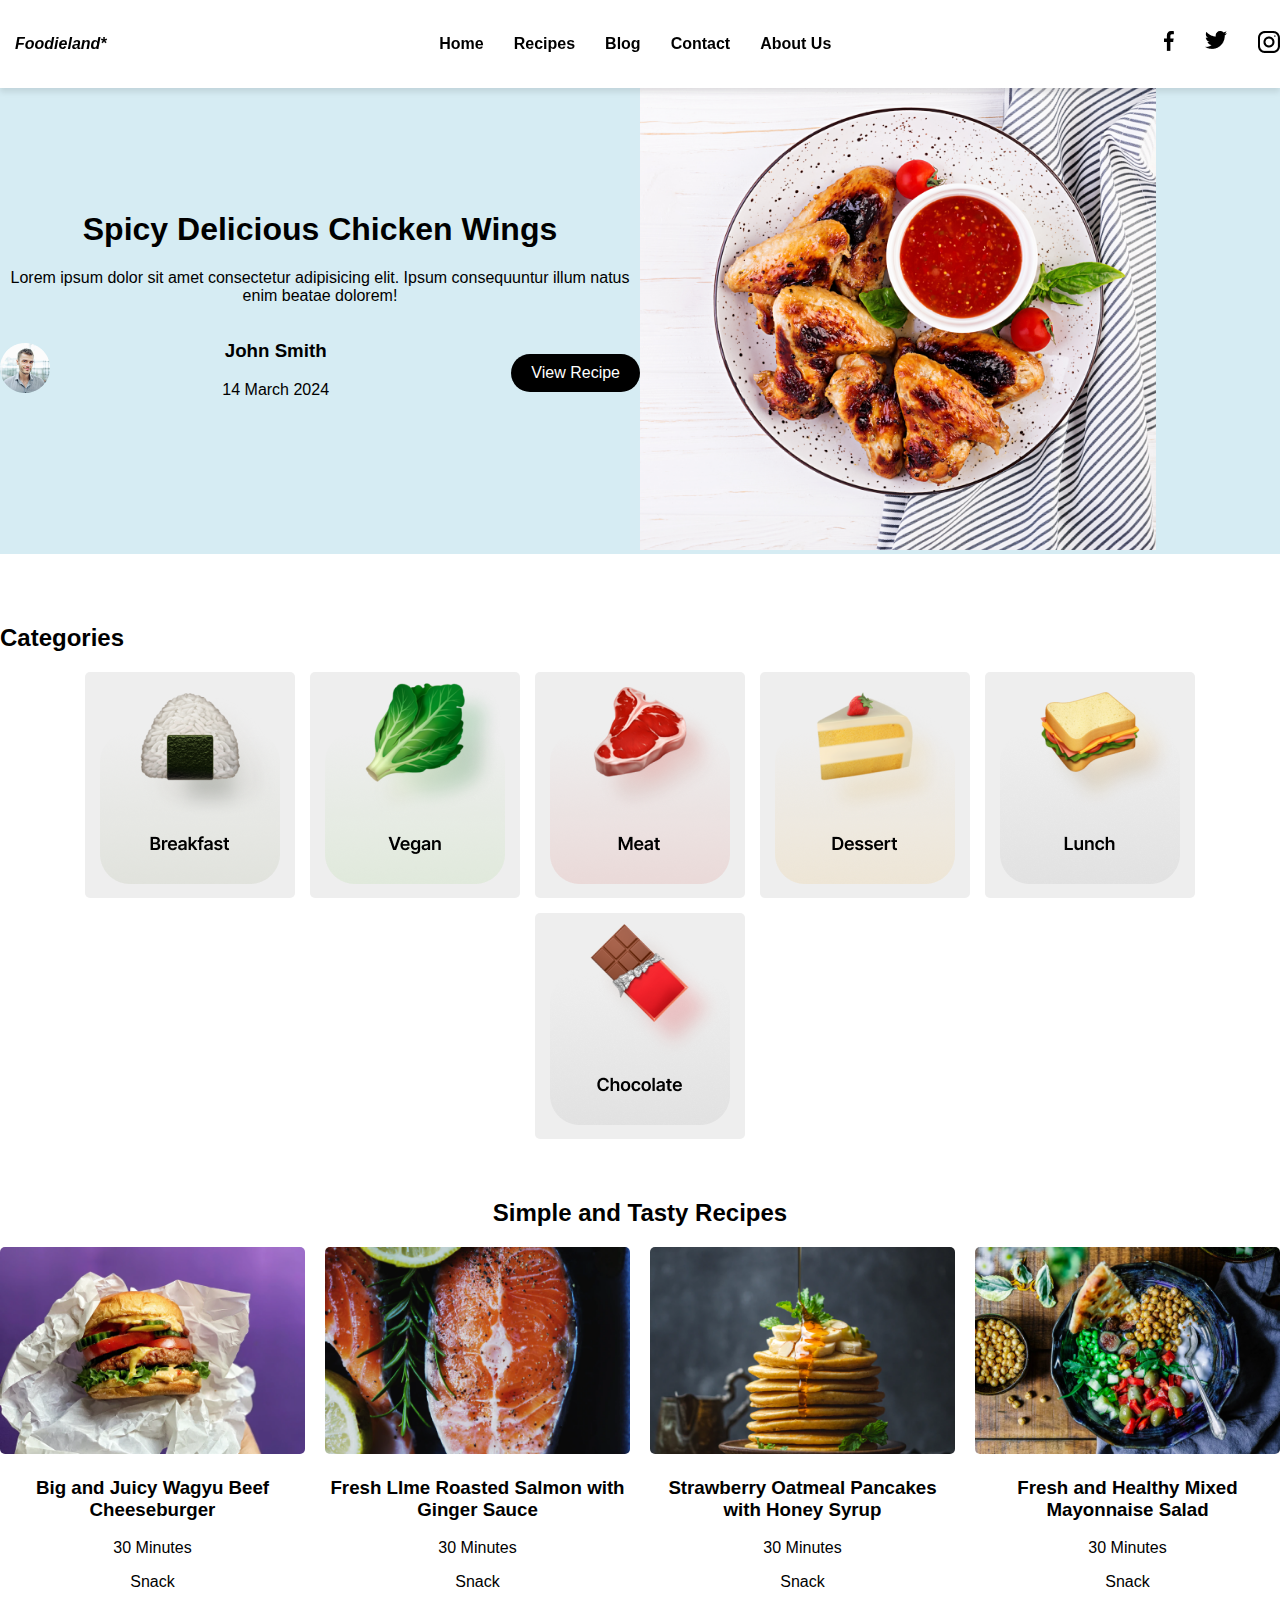
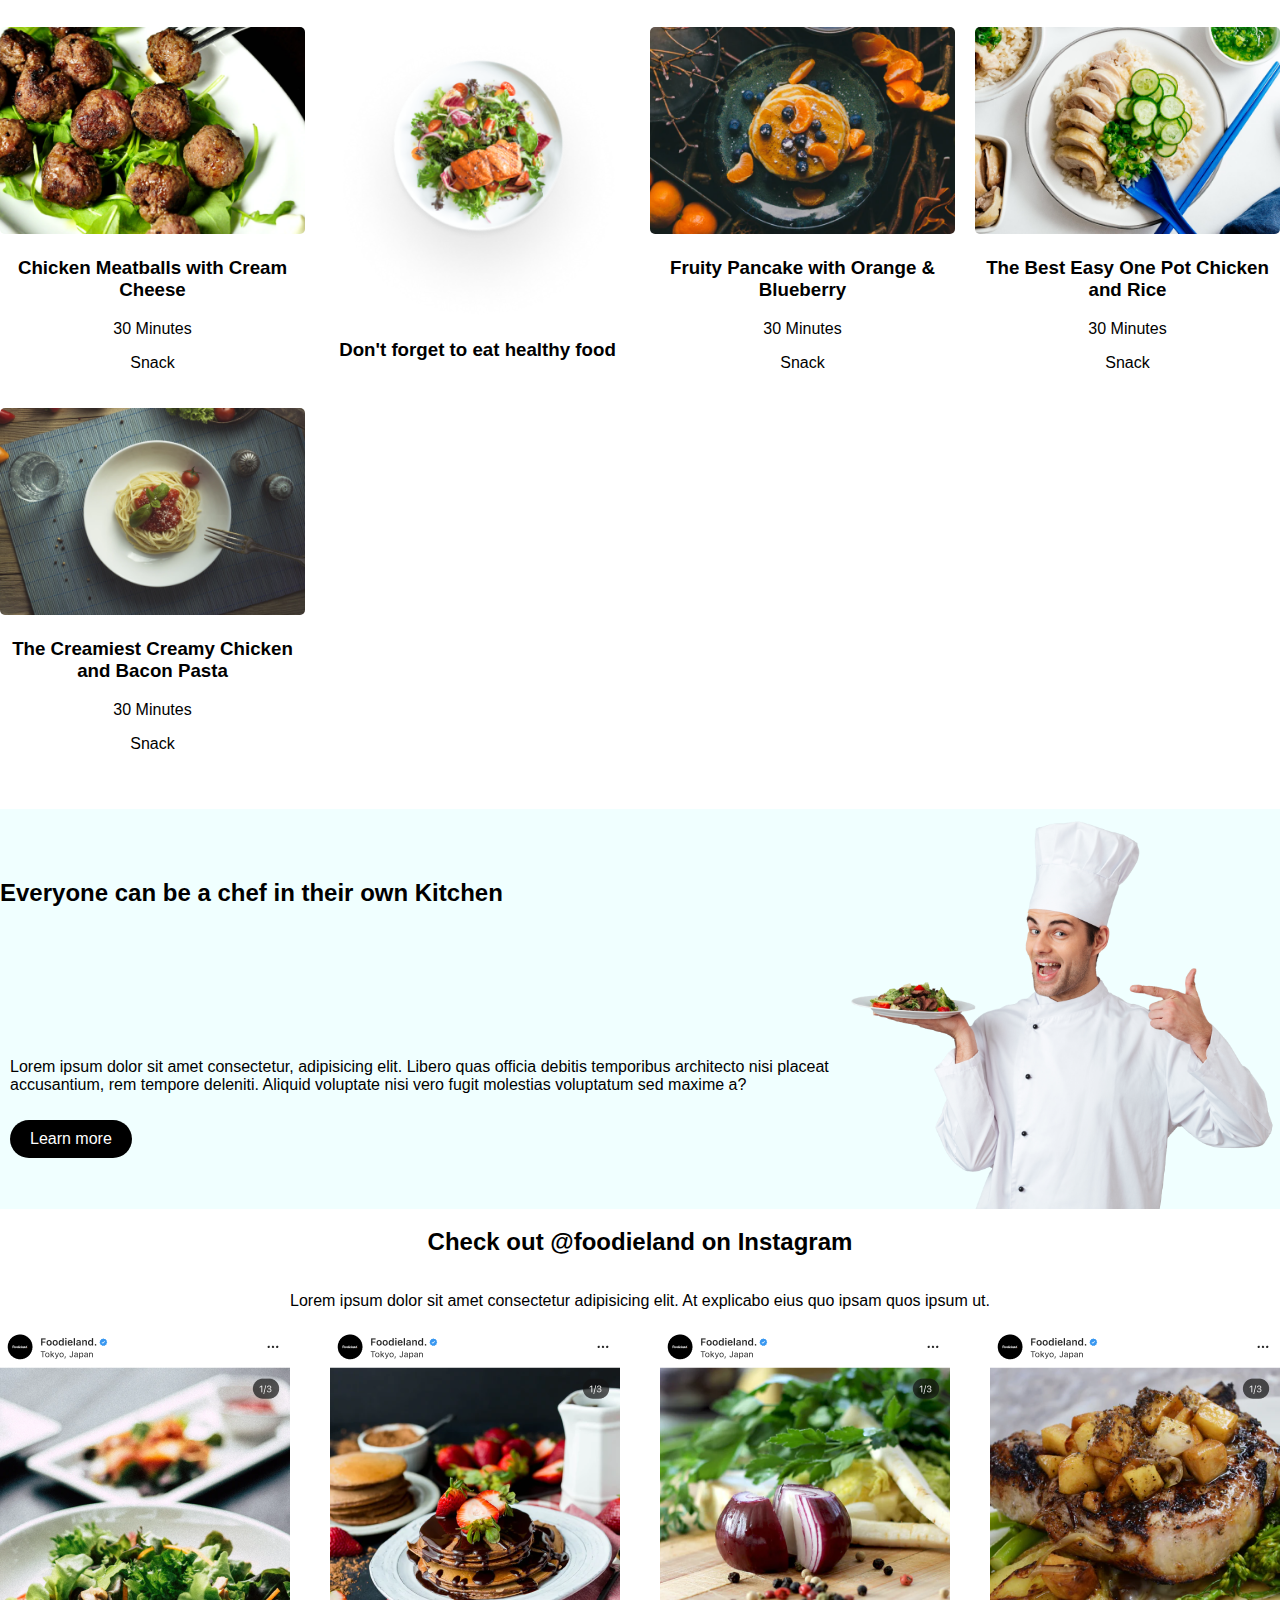
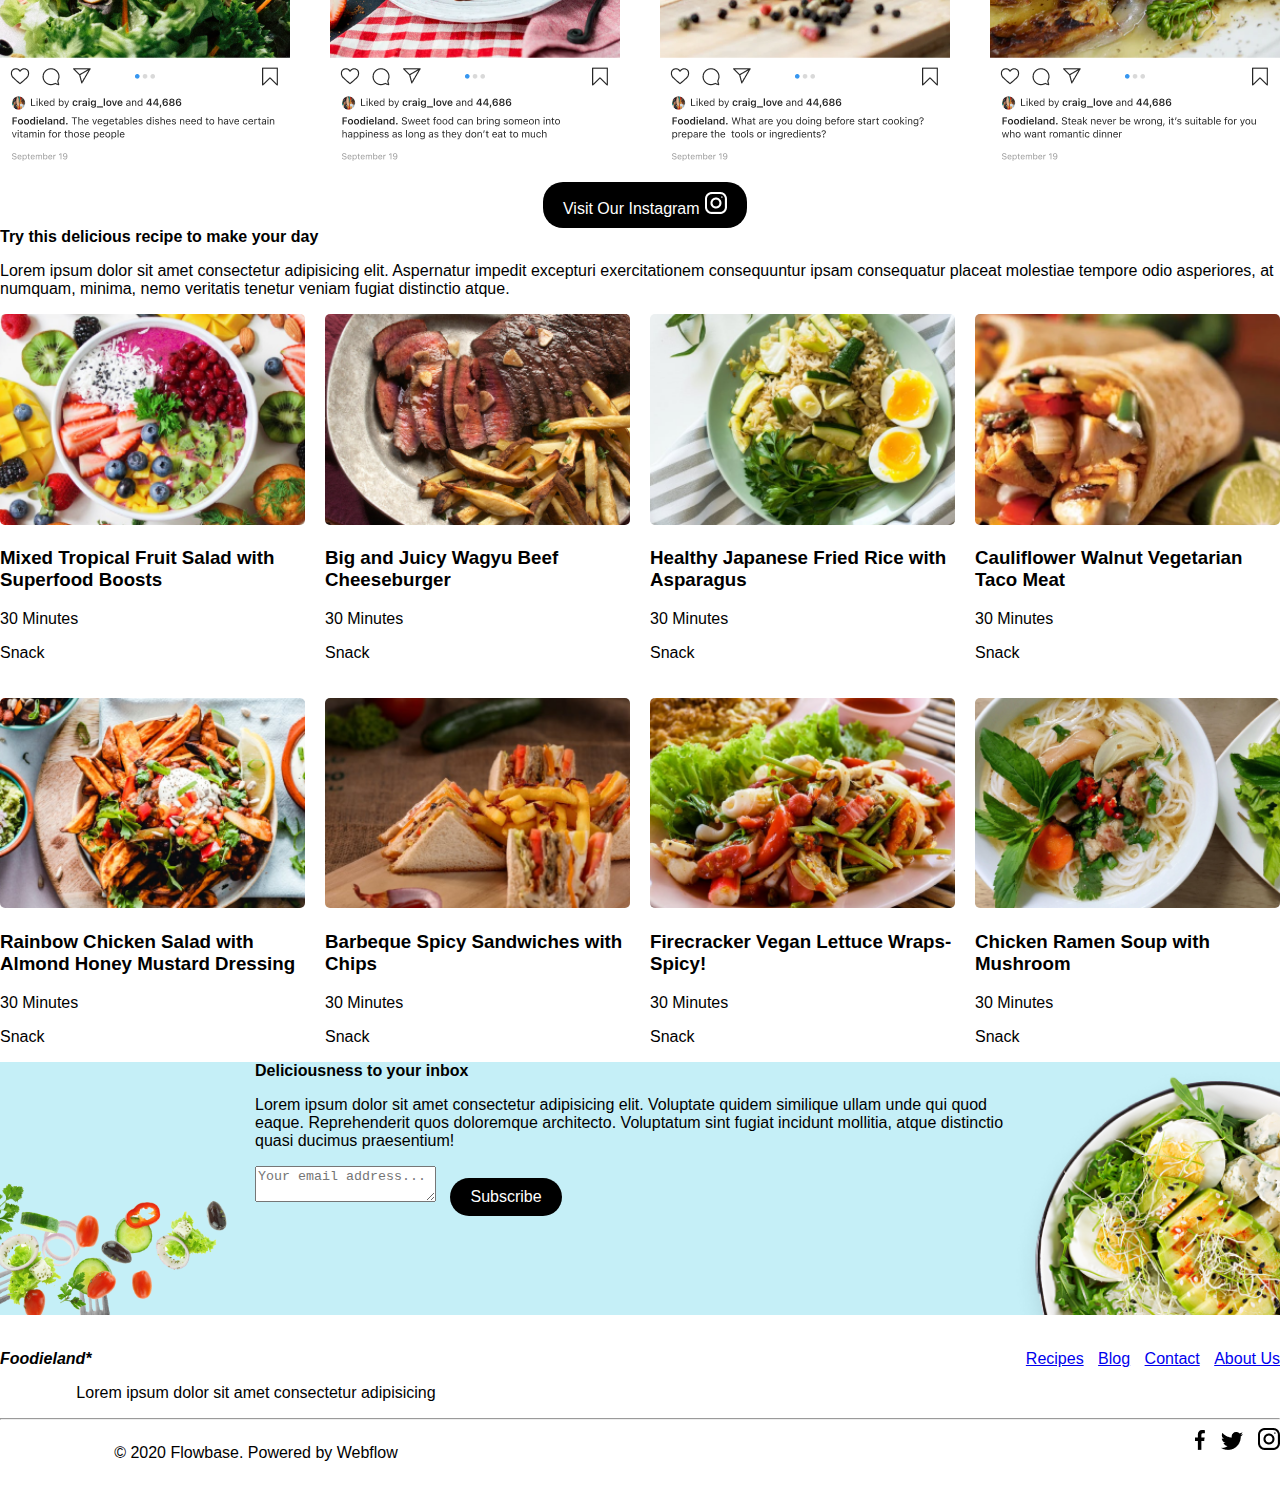
<file: index.html>
<!DOCTYPE html>
<html lang="en">
<head>
    <meta charset="UTF-8">
    <meta name="viewport" content="width=device-width, initial-scale=1.0">
    <title>Foodieland</title>
    <link rel="stylesheet" href="index.css">
    <link rel="icon" href="">
</head>

<body class="">
    <header class="navbar">
        <div class="container">
            <strong><i class="logo">Foodieland*</i></strong>
            <nav>
                <ul>
                    <li><a href="./index.html">Home</a></li>
                    <li><a href="./recipes.html">Recipes</a></li>
                    <li><a href="./blog.html">Blog</a></li>
                    <li><a href="./contact.html">Contact</a></li>
                    <li><a href="./AboutUs.html">About Us</a></li>
                </ul>
            </nav>
            <nav>
                <ul>
                    <li><a href="https://www.facebook.com/share/1Gm9qVQjTY/"><img src="./assets/001-facebook.png" alt=""></a></li>
                    <li><a href="https://x.com/foodielandnm?t=1z-6rIrCvRTVB6JVkjbg3Q&s=09"><img src="./assets/003-twitter.png" alt=""></a></li>
                    <li><a href="https://www.instagram.com/foodielandtexas?igsh=bHdpd213YzEwcmRq"><img src="./assets/004-instagram.png" alt=""></a></li>
                </ul>
            </nav>
        </div>
    </header>

    <section class="hero">
        <div class="container">
            <div class="hero-text">
                <h1>Spicy Delicious Chicken Wings</h1>
                <p>Lorem ipsum dolor sit amet consectetur adipisicing elit. Ipsum consequuntur illum natus enim beatae dolorem!</p>
                <div class="review">
                    <img src="./assets/John Smith.png" alt="image of John Smith">
                    <div>
                        <b><h3>John Smith</h3></b>
                        <p>14 March 2024</p>
                    </div>
                    <a href="" class="btn">View Recipe</a>
                </div>    
            </div>
            <div class="hero-image">
                <img src="./assets/baked-chicken-wings-asian-style-tomatoes-sauce-plate 1.png" alt="Chicken Wings">
            </div>
        </div>
    </section>

    <section class="Categories">
        <div class="container">
            <h2>Categories</h2>
        <div class="category-container">
            <div class="category-item"><img src="./assets/breakfast.png" alt=""></div>
            <div class="category-item"><img src="./assets/vegan.png" alt=""></div>
            <div class="category-item"><img src="./assets/meat.png" alt=""></div>
            <div class="category-item"><img src="./assets/dessert.png" alt=""></div>
            <div class="category-item"><img src="./assets/Lunch.png" alt=""></div>
            <div class="category-item"><img src="./assets/chocolate.png" alt=""></div>
        </div>
        </div>
    </section>

    <section class="recipes">
        <h2>Simple and Tasty Recipes</h2>
        <div class="recipe-grid">
            <div class="recipe-card">
                <img src="./assets/big and juicy.png" alt="">
                <h3>Big and Juicy Wagyu Beef Cheeseburger</h3>
                <div class="svg">
                    <div class="svg-con">
                        <p>30 Minutes</p>
                    </div>
                    <div class="svg-con">
                        <p>Snack</p>
                    </div>
                </div>
            </div>
            <div class="recipe-card">
                <img src="./assets/fresh lime.png" alt="">
                <h3>Fresh LIme Roasted Salmon with Ginger Sauce</h3>
                <div class="svg">
                    <div class="svg-con">
                        <p>30 Minutes</p>
                    </div>
                    <div class="svg-con">
                        <p>Snack</p>
                    </div>
                </div>
            </div>
            <div class="recipe-card">
                <img src="./assets/strawberry oat meal.png" alt="">
                <h3>Strawberry Oatmeal Pancakes with Honey Syrup</h3>
                <div class="svg">
                    <div class="svg-con">
                        <p>30 Minutes</p>
                    </div>
                    <div class="svg-con">
                        <p>Snack</p>
                    </div>
                </div>
            </div>
            <div class="recipe-card">
                <img src="./assets/fresh and healthy mixed.png" alt="">
                <h3>Fresh and Healthy Mixed Mayonnaise Salad</h3>
                <div class="svg">
                    <div class="svg-con">
                        <p>30 Minutes</p>
                    </div>
                    <div class="svg-con">
                        <p>Snack</p>
                    </div>
                </div>
            </div>
            <div class="recipe-card">
                <img src="./assets/chicken meatballs.png" alt="">
                <h3>Chicken Meatballs with Cream Cheese</h3>
                <div class="svg">
                    <div class="svg-con">
                        <p>30 Minutes</p>
                    </div>
                    <div class="svg-con">
                        <p>Snack</p>
                    </div>
                </div>
            </div>
            <div class="recipe-card">
                <img src="./assets/Don't forget to eat.png" alt="">
                <h3>Don't forget to eat healthy food</h3>
            </div>
            <div class="recipe-card">
                <img src="./assets/fruity pancake.png" alt="">
                <h3>Fruity Pancake with Orange & Blueberry</h3>
                <div class="svg">
                    <div class="svg-con">
                        <p>30 Minutes</p>
                    </div>
                    <div class="svg-con">
                        <p>Snack</p>
                    </div>
                </div>
            </div>
            <div class="recipe-card">
                <img src="./assets/the best easy one pot.png" alt="">
                <h3>The Best Easy One Pot Chicken and Rice</h3>
                <div class="svg">
                    <div class="svg-con">
                        <p>30 Minutes</p>
                    </div>
                    <div class="svg-con">
                        <p>Snack</p>
                    </div>
                </div>
            </div>
            <div class="recipe-card">
                <img src="./assets/the creamiest.png" alt="">
                <h3>The Creamiest Creamy Chicken and Bacon Pasta</h3>
                <div class="svg">
                    <div class="svg-con">
                        <p>30 Minutes</p>
                    </div>
                    <div class="svg-con">
                        <p>Snack</p>
                    </div>
                </div>
            </div>
        </div>
    </section>

    <section class="learn-more">
        <div class="learn-text">
            <h2>Everyone can be a chef in their own Kitchen</h2>
            <p>Lorem ipsum dolor sit amet consectetur, adipisicing elit. Libero quas officia debitis temporibus architecto nisi placeat accusantium, rem tempore deleniti. Aliquid voluptate nisi vero fugit molestias voluptatum sed maxime a?</p>
            <a href="" class="btn">Learn more</a>
        </div>
        <div>
            <img src="./assets/portrait-happy-male-chef-dressed-uniform 1.png" alt="">
        </div>
    </section>

    <section class="instagram">
        <div class="instagram-container">
            <div class="instagram-text">
                <h2>Check out @foodieland on Instagram</h2>
                <p>Lorem ipsum dolor sit amet consectetur adipisicing elit. At explicabo eius quo ipsam quos ipsum ut. </p>
            </div>
            <div class="instagram-posts">
                <img src="./assets/Post 1.png" alt="">
                <img src="./assets/Post 2.png" alt="">
                <img src="./assets/Post 3.png" alt="">
                <img src="./assets/Post 4.png" alt="">
            </div>
            <div class="instagram-button">
                <a href="https://www.instagram.com/foodielandtexas?igsh=bHdpd213YzEwcmRq" class="btn">Visit Our Instagram <img src="./assets/IG.png" alt=""></a>
            </div>
        </div>
    </section>

    <section class="recipe">
            <b>Try this delicious recipe to make your day</b>
            <p>Lorem ipsum dolor sit amet consectetur adipisicing elit. Aspernatur impedit excepturi exercitationem consequuntur ipsam consequatur placeat molestiae tempore odio asperiores, at numquam, minima, nemo veritatis tenetur veniam fugiat distinctio atque.</p>
        <div class="recipe-grid">
            <div class="recipe-grid">
                <div class="recipe-card">
                    <img src="./assets/mixed tropical fruit.png" alt="">
                    <h3>Mixed Tropical Fruit Salad with Superfood Boosts</h3>
                    <div class="svg">
                        <div class="svg-con">
                            <p>30 Minutes</p>
                        </div>
                        <div class="svg-con">
                            <p>Snack</p>
                        </div>
                    </div>
                </div>
                <div class="recipe-card">
                    <img src="./assets/beef cheeseburger.png" alt="">
                    <h3>Big and Juicy Wagyu Beef Cheeseburger</h3>
                    <div class="svg">
                        <div class="svg-con">
                            <p>30 Minutes</p>
                        </div>
                        <div class="svg-con">
                            <p>Snack</p>
                        </div>
                    </div>
                </div>
                <div class="recipe-card">
                    <img src="./assets/healthy japanese.png" alt="">
                    <h3>Healthy Japanese Fried Rice with Asparagus</h3>
                    <div class="svg">
                        <div class="svg-con">
                            <p>30 Minutes</p>
                        </div>
                        <div class="svg-con">
                            <p>Snack</p>
                        </div>
                    </div>
                </div>
                <div class="recipe-card">
                    <img src="./assets/cauli flower.png" alt="">
                    <h3>Cauliflower Walnut Vegetarian Taco Meat</h3>
                    <div class="svg">
                        <div class="svg-con">
                            <p>30 Minutes</p>
                        </div>
                        <div class="svg-con">
                            <p>Snack</p>
                        </div>
                    </div>
                </div>
                <div class="recipe-card">
                    <img src="./assets/rainbow chicken salad.png" alt="">
                    <h3>Rainbow Chicken Salad with Almond Honey Mustard Dressing</h3>
                    <div class="svg">
                        <div class="svg-con">
                            <p>30 Minutes</p>
                        </div>
                        <div class="svg-con">
                            <p>Snack</p>
                        </div>
                    </div>
                </div>
                <div class="recipe-card">
                    <img src="./assets/barbeque spicy sandwich.png" alt="">
                    <h3>Barbeque Spicy Sandwiches with Chips</h3>
                    <div class="svg">
                        <div class="svg-con">
                            <p>30 Minutes</p>
                        </div>
                        <div class="svg-con">
                            <p>Snack</p>
                        </div>
                    </div>
                </div>
                <div class="recipe-card">
                    <img src="./assets/firecracker vegan.png" alt="">
                    <h3>Firecracker Vegan Lettuce Wraps-Spicy!</h3>
                    <div class="svg">
                        <div class="svg-con">
                            <p>30 Minutes</p>
                        </div>
                        <div class="svg-con">
                            <p>Snack</p>
                        </div>
                    </div>
                </div>
                <div class="recipe-card">
                    <img src="./assets/chicken ramen.png" alt="">
                    <h3>Chicken Ramen Soup with Mushroom</h3>
                    <div class="svg">
                        <div class="svg-con">
                            <p>30 Minutes</p>
                        </div>
                        <div class="svg-con">
                            <p>Snack</p>
                        </div>
                    </div>
                </div>
            </div>
        </div> 
    </section>

    <section class="subscribe">
        <div class="subscribe-card">
            <img src="./assets/kisspng-salad-salad-fresh-food-healthylife-vegetables-vegetarian-5d42e3a7cb8543 1.png" alt="">
            <div>
                <b>Deliciousness to your inbox</b>
                <p>Lorem ipsum dolor sit amet consectetur adipisicing elit. Voluptate quidem similique ullam unde qui quod eaque. Reprehenderit quos doloremque architecto. Voluptatum sint fugiat incidunt mollitia, atque distinctio quasi ducimus praesentium!</p>
                <textarea name="" id="email" placeholder="Your email address..."></textarea>
                <a href="" class="btn">Subscribe</a>
            </div>
            <img src="./assets/Photo-plate.png" alt="">
        </div>
    </section>
    <footer class="footer">
        <nav class="nav-footer">
            <div class="nav-footer-text">
                <strong><i>Foodieland*</i></strong>
                
            </div>
            <div class="nav-footer-links">
                <a href="./recipes.html">Recipes</a>
                <a href="./blog.html">Blog</a>
                <a href="./contact.html">Contact</a>
                <a href="./AboutUs.html">About Us</a>
            </div>
        </nav>
        <p>Lorem ipsum dolor sit amet consectetur adipisicing</p>
        <hr>
        <div class="footer-container">
            <p>© 2020 Flowbase. Powered by Webflow</p>
            <div>
                <a href="https://www.facebook.com/share/1Gm9qVQjTY/"><img src="./assets/001-facebook.png" alt=""></a>
                <a href="https://x.com/foodielandnm?t=1z-6rIrCvRTVB6JVkjbg3Q&s=09"><img src="./assets/003-twitter.png" alt=""></a>
                <a href="https://www.instagram.com/foodielandtexas?igsh=bHdpd213YzEwcmRq"><img src="./assets/004-instagram.png" alt=""></a>
            </div>
        </div>
    </footer>
</body>
</html>
</file>
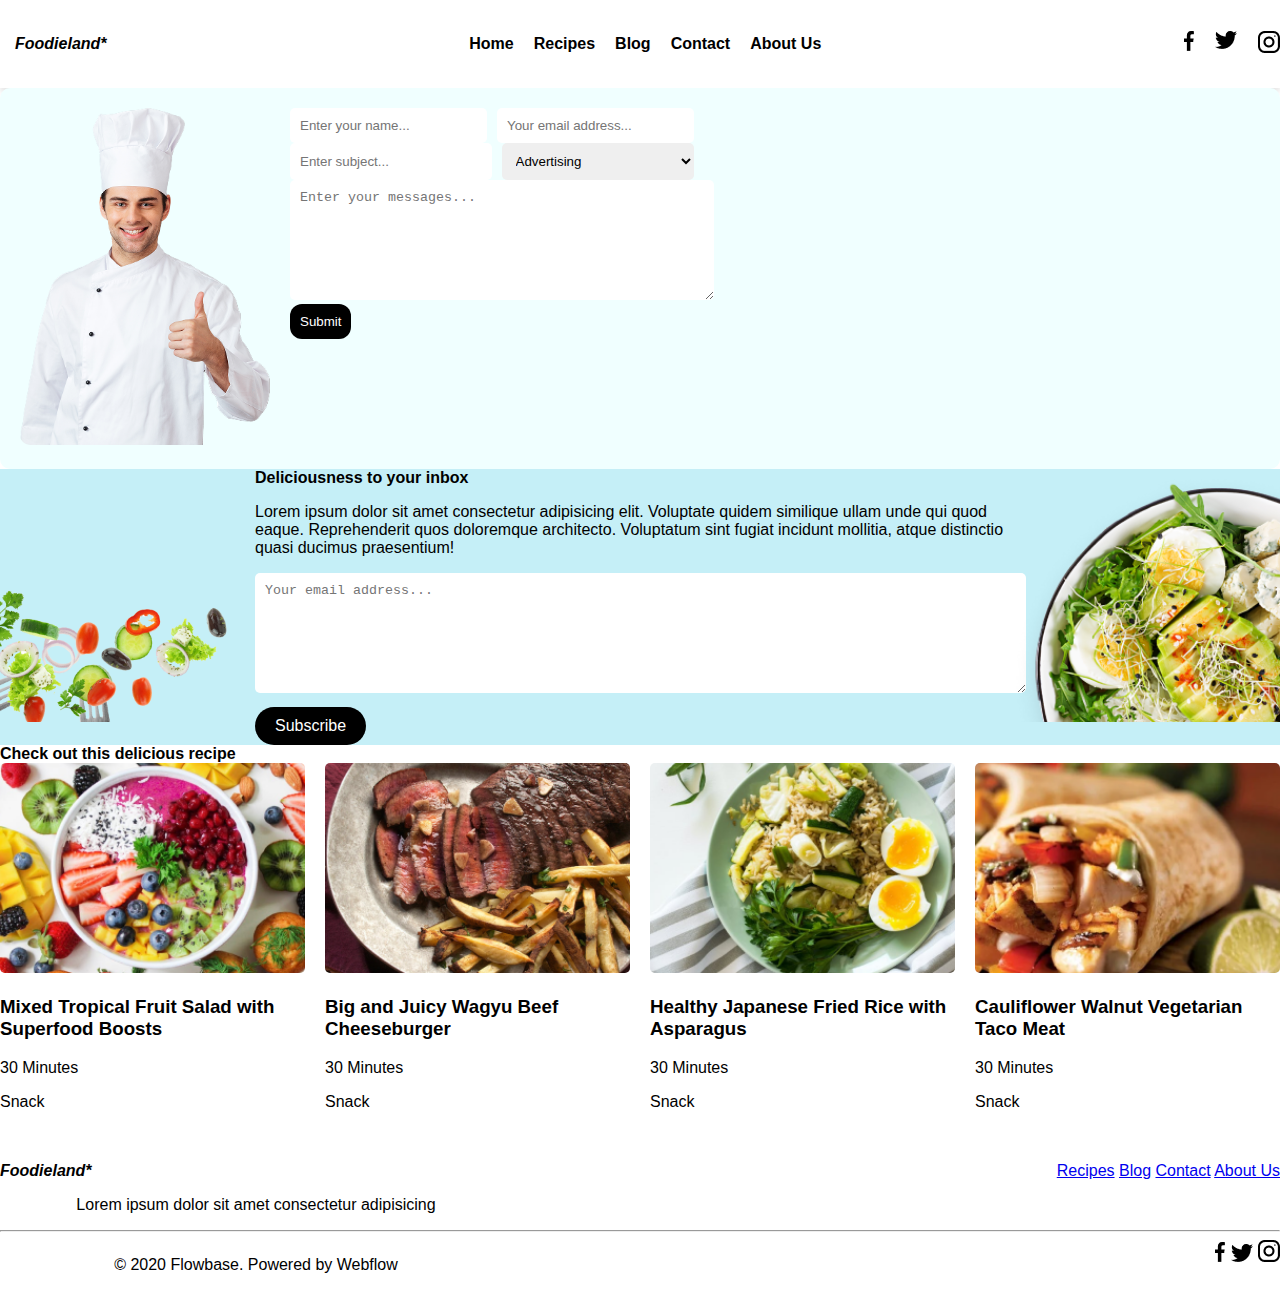
<file: contact.html>
<!DOCTYPE html>
<html lang="en">
<head>
    <meta charset="UTF-8">
    <meta name="viewport" content="width=device-width, initial-scale=1.0">
    <title>Contact</title>
    <link rel="stylesheet" href="contact.css">
    <link rel="icon" href="">
</head>
<body>
    <header class="navbar">
        <div class="container">
            <strong><i class="logo">Foodieland*</i></strong>
            <nav>
                <ul>
                    <li><a href="./index.html">Home</a></li>
                    <li><a href="./recipes.html">Recipes</a></li>
                    <li><a href="./blog.html">Blog</a></li>
                    <li><a href="./contact.html">Contact</a></li>
                    <li><a href="./AboutUs.html">About Us</a></li>
                </ul>
            </nav>
            <nav>
                <ul>
                    <li><a href="https://www.facebook.com/share/1Gm9qVQjTY/"><img src="./assets/001-facebook.png" alt=""></a></li>
                    <li><a href="https://x.com/foodielandnm?t=1z-6rIrCvRTVB6JVkjbg3Q&s=09"><img src="./assets/003-twitter.png" alt=""></a></li>
                    <li><a href="https://www.instagram.com/foodielandtexas?igsh=bHdpd213YzEwcmRq"><img src="./assets/004-instagram.png" alt=""></a></li>
                </ul>
            </nav>
        </div>
    </header>

    <div class="contact-container">
        <div class="image-section">
            <img src="./assets/contact chef.png" alt="Chef Image">
        </div>
        <div class="form-section">
            <form>
                <div class="input-group">
                    <input type="text" placeholder="Enter your name..." required>
                    <input type="email" placeholder="Your email address..." required>
                </div>
                <div class="input-group">
                    <input type="text" placeholder="Enter subject..." required>
                    <select>
                        <option>Advertising</option>
                        <option>Partnership</option>
                        <option>Support</option>
                    </select>
                </div>
                <textarea placeholder="Enter your messages..." required></textarea>
                <button type="submit">Submit</button>
            </form>
        </div>
    </div>

    <section class="subscribe">
        <div class="subscribe-card">
            <img src="./assets/kisspng-salad-salad-fresh-food-healthylife-vegetables-vegetarian-5d42e3a7cb8543 1.png" alt="">
            <div>
                <b>Deliciousness to your inbox</b>
                <p>Lorem ipsum dolor sit amet consectetur adipisicing elit. Voluptate quidem similique ullam unde qui quod eaque. Reprehenderit quos doloremque architecto. Voluptatum sint fugiat incidunt mollitia, atque distinctio quasi ducimus praesentium!</p>
                <textarea name="" id="email" placeholder="Your email address..."></textarea>
                <a href="" class="btn">Subscribe</a>
            </div>
            <img src="./assets/Photo-plate.png" alt="">
        </div>
    </section>

    <section class="recipe">
        <b>Check out this delicious recipe</b>
        <div class="recipe-grid">
            <div class="recipe-grid">
                <div class="recipe-card">
                    <img src="./assets/mixed tropical fruit.png" alt="">
                    <h3>Mixed Tropical Fruit Salad with Superfood Boosts</h3>
                    <div class="svg">
                        <div class="svg-con">
                            <p>30 Minutes</p>
                        </div>
                        <div class="svg-con">
                            <p>Snack</p>
                        </div>
                    </div>
                </div>
                <div class="recipe-card">
                    <img src="./assets/beef cheeseburger.png" alt="">
                    <h3>Big and Juicy Wagyu Beef Cheeseburger</h3>
                    <div class="svg">
                        <div class="svg-con">
                            <p>30 Minutes</p>
                        </div>
                        <div class="svg-con">
                            <p>Snack</p>
                        </div>
                    </div>
                </div>
                <div class="recipe-card">
                    <img src="./assets/healthy japanese.png" alt="">
                    <h3>Healthy Japanese Fried Rice with Asparagus</h3>
                    <div class="svg">
                        <div class="svg-con">
                            <p>30 Minutes</p>
                        </div>
                        <div class="svg-con">
                            <p>Snack</p>
                        </div>
                    </div>
                </div>
                <div class="recipe-card">
                    <img src="./assets/cauli flower.png" alt="">
                    <h3>Cauliflower Walnut Vegetarian Taco Meat</h3>
                    <div class="svg">
                        <div class="svg-con">
                            <p>30 Minutes</p>
                        </div>
                        <div class="svg-con">
                            <p>Snack</p>
                        </div>
                    </div>
                </div>
            </div>
        </div>    
    </section>


    <footer class="footer">
        <nav class="nav-footer">
            <div class="nav-footer-text">
                <strong><i>Foodieland*</i></strong>
                
            </div>
            <div class="nav-footer-links">
                <a href="./recipes.html">Recipes</a>
                <a href="./blog.html">Blog</a>
                <a href="./contact.html">Contact</a>
                <a href="./AboutUs.html">About Us</a>
            </div>
        </nav>
        <p>Lorem ipsum dolor sit amet consectetur adipisicing</p>
        <hr>
        <div class="footer-container">
            <p>© 2020 Flowbase. Powered by Webflow</p>
            <div>
                <a href="https://www.facebook.com/share/1Gm9qVQjTY/"><img src="./assets/001-facebook.png" alt=""></a>
                <a href="https://x.com/foodielandnm?t=1z-6rIrCvRTVB6JVkjbg3Q&s=09"><img src="./assets/003-twitter.png" alt=""></a>
                <a href="https://www.instagram.com/foodielandtexas?igsh=bHdpd213YzEwcmRq"><img src="./assets/004-instagram.png" alt=""></a>
            </div>
        </div>
    </footer>
</body>
</html>
</file>
<file: index.css>
/* General Styles */
body {
    font-family: Arial, sans-serif;
    margin: 0;
    padding: 0;
    box-sizing: border-box;
}

/* Container */
.container {
    width: 100%;
    margin: auto;
}

/* Navbar */
.navbar {
    background: white;
    padding: 15px 0;
    box-shadow: 0px 4px 6px rgba(0, 0, 0, 0.1);
    width: 100%;
    position: fixed;
}
.navbar .container {
    display: flex;
    justify-content: space-between;
    align-items: center;
}
.navbar .container strong{
    margin-left: 15px;
}
.navbar ul {
    list-style: none;
    display: flex;
    gap: 20px;
}
.navbar ul li a {
    text-decoration: none;
    color: black;
    font-weight: bold;
}

/* Hero Section */
.hero {
    display: flex;
    align-items: center;
    justify-content: space-between;
    padding: 50px 0;
}
.hero .container{
    background-color: rgb(214, 236, 243);
    display: flex;
    align-items: center;
    width: 100%;
}
.review{
    display: flex;
    justify-content: space-between;
    align-items: center;
}
.hero-text {
    width: 50%;
}
.hero .image{
    width: 50%;
}
.hero-image img {
    width: 100%;
    max-height: 500px;
}
.btn {
    display: inline-block;
    background: black;
    color: white;
    padding: 10px 20px;
    text-decoration: none;
    margin-top: 10px;
    border-radius: 20px;
}

/* Categories */
.categories {
    text-align: center;
    padding: 40px 0;
}
.category-container {
    display: flex;
    justify-content: center;
    gap: 15px;
    flex-wrap: wrap;
}
.category-item {
    background: #eee;
    padding: 10px 15px;
    border-radius: 5px;
}
/* Recipes */
.recipes {
    text-align: center;
    padding: 40px 0;
}
.recipe-grid {
    display: grid;
    grid-template-columns: repeat(auto-fit, minmax(250px, 1fr));
    gap: 20px;
}
.recipe-card img {
    width: 100%;
    border-radius: 5px;
}
/*Learn More*/
.learn-more{
    display: flex;
    height: 400px;
    background-color: azure;
    width: 100%;
}
.learn-text{
    align-content: center;
}
.learn-more p, a{
    margin-top: 18%;
    margin-left: 10px;
}
.learn-more img{
    height: 400px;
}
.instagram-text{
    display: grid;
    justify-content: center;
}
.instagram-text h2{
    display: grid;
    justify-content: center;
}
.instagram-posts{
    justify-content: space-between;
    display: flex;
    overflow-x: auto;
}
.instagram-button{
    display: flex;
    justify-content: center;
}
/*subscribe card*/
.subscribe-card{
    background-color: rgb(197, 239, 247);
    display: flex;
}
.subscribe-card img{
    height: 253px;
}
.btn:hover{
    background-color: azure;
    color: black;
}
/* Footer */
.footer {
    background: white;
    color: black;
    text-align: center;
    padding: 15px 0;
    margin-top: 20px;
}
.nav-footer{
    display: flex;
    justify-content: space-between;
}
.footer-container{
    display: flex;
    justify-content: space-between;
}
.footer p{
    width: 40%;
}
/* Responsive */

/*Mobile S view*/

@media (width: 320px){
    /*body*/

    body {
        font-family: Arial, sans-serif;
        margin: 0;
        padding: 0;
        box-sizing: border-box;
    }
    
    /* Container */
    .container {
        width: 100%;
        margin: auto;
    }
   /* Navbar */
.navbar {
    background: white;
    padding: 15px 0;
    box-shadow: 0px 4px 6px rgba(0, 0, 0, 0.1);
    width: 100%;
}
.navbar .container {
    display: flex;
    justify-content: space-between;
    align-items: center;
}
.navbar .container strong{
    margin-left: 15px;
}
.navbar ul {
    list-style: none;
    display: flex;
    gap: 20px;
}
.navbar ul li a {
    text-decoration: none;
    color: black;
    font-weight: bold;
}

/* Hero Section */
.hero {
    align-items: center;
    padding: 3px 0;
    width: 100%;
}
.hero .container{
    background-color: rgb(214, 236, 243);
    display: flex;
    align-items: center;
    width: 100%;
}
.review{
    display: flex;
    justify-content: space-between;
    align-items: center;
}
.hero-text {
    width: 50%;
}
.hero .image{
    width: 50%;
}
.hero-image img {
    width: 100%;
    max-height: 500px;
}
.btn {
    display: inline-block;
    background: black;
    color: white;
    padding: 10px 20px;
    text-decoration: none;
    margin-top: 10px;
    border-radius: 20px;
}

/* Categories */
.categories {
    text-align: center;
    padding: 40px 0;
}
.category-container {
    display: flex;
    justify-content: center;
    overflow-x: scroll;
    gap: 15px;
    flex-wrap: wrap;
}
.category-item{
    width: 200px;
    height: 200px;
}
}

/*Mobile M view*/

@media (width: 375px){

}

/*Mobile L view*/

@media (width:425px){


/*Tablet view*/

@media (width:768px){



/*Laptop L view*/

@media (width :1440px){

}
}
}

/*Tablet view*/
@media(width: 768px){

}

/*Laptop L view*/
@media(width: 1440px){

}
/*4k tv*/
@media (max-width: 2560px) {
    .hero {
        flex-direction: column;
        text-align: center;
    }
    .hero-text {
        max-width: 100%;
    }
}
</file>
<file: contact.css>
/* General Styles */
body {
    font-family: Arial, sans-serif;
    margin: 0;
    padding: 0;
    box-sizing: border-box;
}

/* Container */
.container {
    width: 100%;
    margin: auto;
}

/* Navbar */
.navbar {
    background: white;
    padding: 15px 0;
    box-shadow: 0px 4px 6px rgba(0, 0, 0, 0.1);
    width: 100%;
}
.navbar .container {
    display: flex;
    justify-content: space-between;
    align-items: center;
}
.navbar .container strong{
    margin-left: 15px;
}
.navbar ul {
    list-style: none;
    display: flex;
    gap: 20px;
}
.navbar ul li a {
    text-decoration: none;
    color: black;
    font-weight: bold;
}

.contact-container {
    display: flex;
    background: azure;
    padding: 20px;
    border-radius: 10px;
}

.image-section img {
    width: 250px;
    border-radius: 10px;
}

.form-section {
    margin-left: 20px;
    display: flex;
    flex-direction: column;
    gap: 10px;
}

.input-group {
    display: flex;
    gap: 10px;
}

input, select, textarea {
    padding: 10px;
    border-radius: 5px;
    border: none;
    width: 100%;
}

textarea {
    height: 100px;
}

button {
    background-color: black;
    color: white;
    padding: 10px;
    border: none;
    border-radius: 5px;
    cursor: pointer;
    border-radius: 12px;
    justify-content: center;
}

button:hover {
    background-color: #ddd;
}

.btn {
    display: inline-block;
    background: black;
    color: white;
    padding: 10px 20px;
    text-decoration: none;
    margin-top: 10px;
    border-radius: 20px;
}

/*subscribe card*/
.subscribe-card{
    background-color: rgb(197, 239, 247);
    display: flex;
}
.subscribe-card img{
    height: 253px;
}
.btn:hover{
    background-color: azure;
    color: black;
}

/* Recipes */
.recipes {
    text-align: center;
    padding: 40px 0;
}
.recipe-grid {
    display: grid;
    grid-template-columns: repeat(auto-fit, minmax(250px, 1fr));
    gap: 20px;
}
.recipe-card img {
    width: 100%;
    border-radius: 5px;
}

/* Footer */
.footer {
    background: white;
    color: black;
    text-align: center;
    padding: 15px 0;
    margin-top: 20px;
}
.nav-footer{
    display: flex;
    justify-content: space-between;
}
.footer-container{
    display: flex;
    justify-content: space-between;
}
.footer p{
    width: 40%;
}

/* Responsive */
@media (max-width: 768px) {
    .hero {
        flex-direction: column;
        text-align: center;
    }
    .hero-text {
        max-width: 100%;
    }
}
</file>
